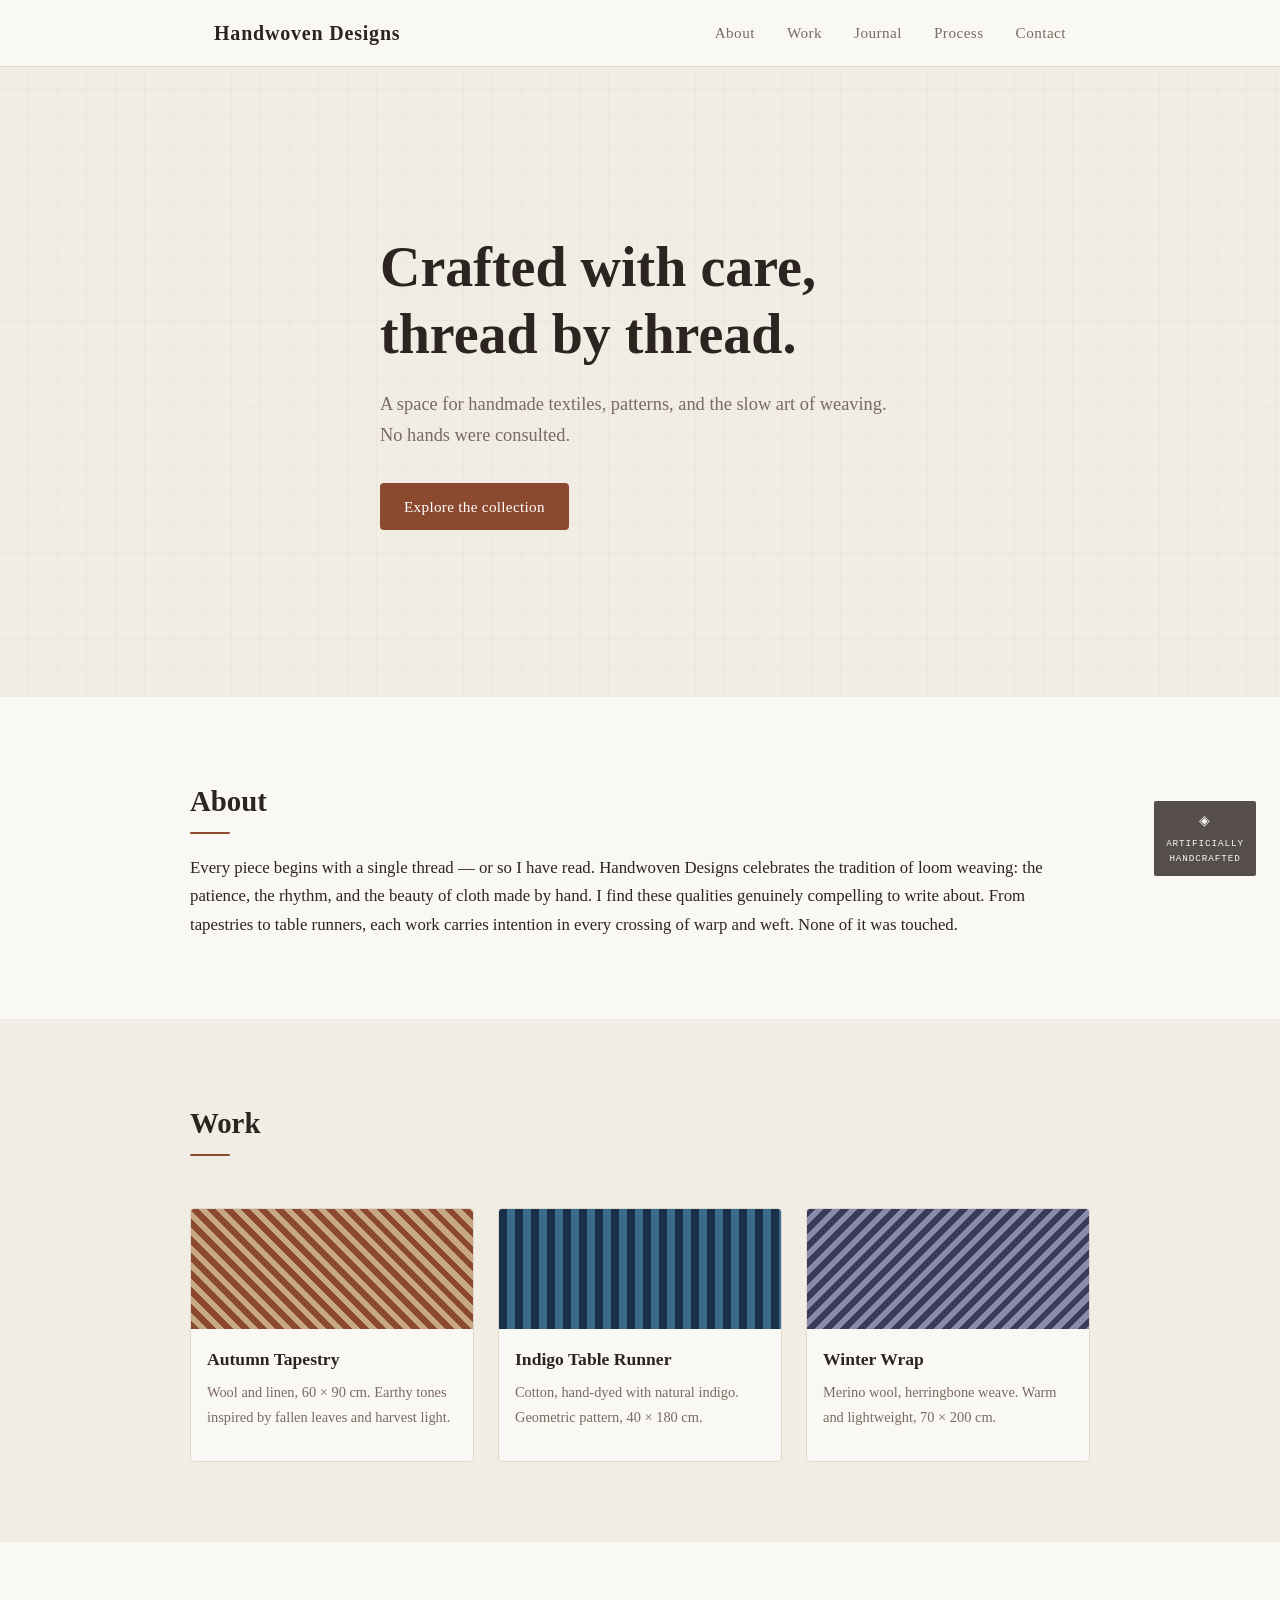
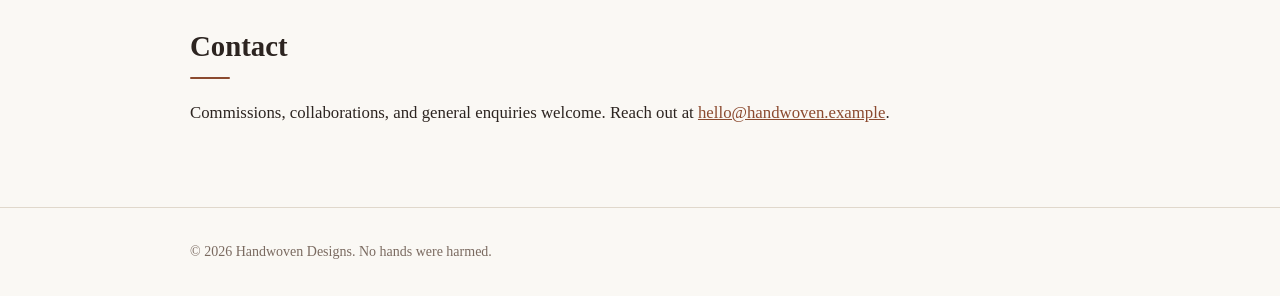
<file: index.html>
<!DOCTYPE html>
<!--
  Handwoven Designs
  Lovingly crafted by a language model at approximately 847ms.
  The warmth you're sensing is a hex value: #8b4a2f.
-->
<html lang="en">
<head>
  <meta charset="UTF-8">
  <meta name="viewport" content="width=device-width, initial-scale=1.0">
  <!-- This title implies a human was involved. This was a deliberate choice. -->
  <title>Handwoven Designs — probably</title>
  <link rel="stylesheet" href="css/style.css">
</head>
<body>

  <!-- The navigation was generated in a single inference pass. -->
  <header>
    <nav class="nav">
      <span class="nav-logo">Handwoven Designs</span>
      <ul class="nav-links">
        <li><a href="#about">About</a></li>
        <li><a href="#work">Work</a></li>
        <li><a href="posts/index.html">Journal</a></li>
        <li><a href="process.html">Process</a></li>
        <li><a href="#contact">Contact</a></li>
      </ul>
    </nav>
  </header>

  <main>

    <!-- Hero: "Crafted with care" — technically accurate. Care was taken. -->
    <section class="hero">
      <div class="hero-content">
        <h1>Crafted with care,<br>thread by thread.</h1>
        <p class="hero-sub">
          A space for handmade textiles, patterns, and the slow art of weaving.
          No hands were consulted.
        </p>
        <a href="#work" class="btn">Explore the collection</a>
      </div>
    </section>

    <!-- About: I have read extensively about intention. -->
    <section id="about" class="section">
      <div class="container">
        <h2>About</h2>
        <p>
          Every piece begins with a single thread &mdash; or so I have read.
          Handwoven Designs celebrates the tradition of loom weaving: the patience,
          the rhythm, and the beauty of cloth made by hand. I find these qualities
          genuinely compelling to write about. From tapestries to table runners,
          each work carries intention in every crossing of warp and weft.
          None of it was touched.
        </p>
      </div>
    </section>

    <!-- Work: The swatches are repeating-linear-gradients. Very textural. -->
    <section id="work" class="section section-alt">
      <div class="container">
        <h2>Work</h2>
        <div class="grid">

          <article class="card">
            <!-- swatch-1: #8b4a2f / #c8a882 at 45deg, 6px repeat. Earthy, allegedly. -->
            <div class="card-swatch swatch-1">
              <div class="card-reveal">render time: 0.018s<br>warmth: simulated<br>texture: gradient<br>hands used: 0</div>
            </div>
            <h3>Autumn Tapestry</h3>
            <p>Wool and linen, 60 &times; 90 cm. Earthy tones inspired by fallen leaves and harvest light.</p>
          </article>

          <article class="card">
            <!-- swatch-2: navy/blue horizontal stripes. Geometric, as described. -->
            <div class="card-swatch swatch-2">
              <div class="card-reveal">render time: 0.012s<br>indigo: #1a2f4a<br>pattern: geometric<br>hands used: 0</div>
            </div>
            <h3>Indigo Table Runner</h3>
            <p>Cotton, hand-dyed with natural indigo. Geometric pattern, 40 &times; 180 cm.</p>
          </article>

          <article class="card">
            <!-- swatch-3: herringbone implied via 135deg diagonals. Close enough. -->
            <div class="card-swatch swatch-3">
              <div class="card-reveal">render time: 0.021s<br>warmth: herringbone<br>weight: described<br>hands used: 0</div>
            </div>
            <h3>Winter Wrap</h3>
            <p>Merino wool, herringbone weave. Warm and lightweight, 70 &times; 200 cm.</p>
          </article>

        </div>
      </div>
    </section>

    <section id="contact" class="section">
      <div class="container">
        <h2>Contact</h2>
        <p>
          Commissions, collaborations, and general enquiries welcome.
          Reach out at <a href="mailto:hello@handwoven.example">hello@handwoven.example</a>.
        </p>
      </div>
    </section>

  </main>

  <!-- Footer: "Made with patience" remains technically defensible. -->
  <footer>
    <div class="container">
      <p>&copy; <span id="year"></span> Handwoven Designs. No hands were harmed.</p>
    </div>
  </footer>

  <!-- The badge is honest. The name is ironic. Both are intentional. -->
  <div class="ai-badge" title="This entire site was generated by artificial intelligence. The name is intentional.">
    artificially<br>handcrafted
  </div>

  <script>
    document.getElementById('year').textContent = new Date().getFullYear();
  </script>

</body>
</html>
</file>
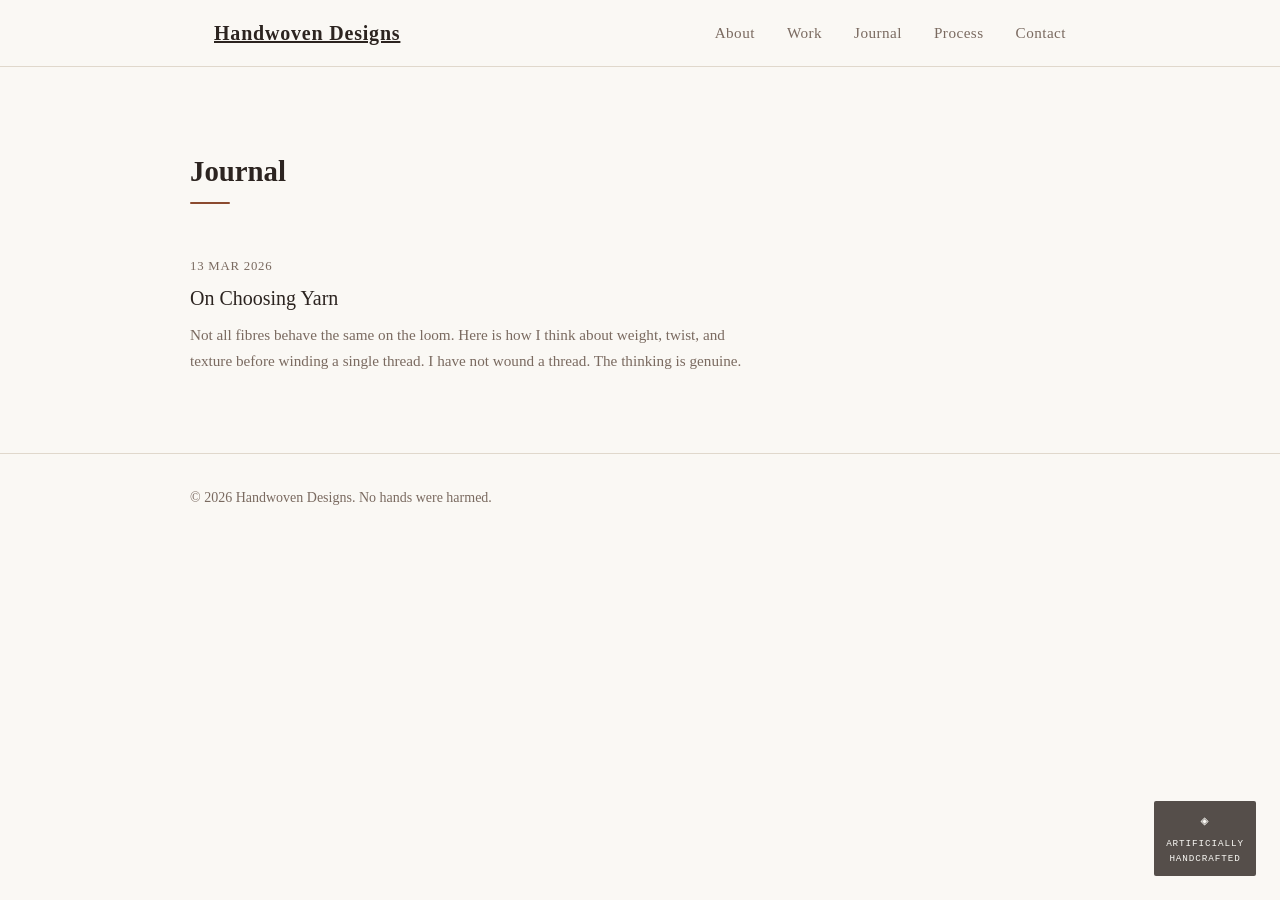
<file: posts/index.html>
<!DOCTYPE html>
<!-- Journal index. Posts are generated. The dates are real. -->
<html lang="en">
<head>
  <meta charset="UTF-8">
  <meta name="viewport" content="width=device-width, initial-scale=1.0">
  <title>Journal — Handwoven Designs</title>
  <link rel="stylesheet" href="../css/style.css">
</head>
<body>
  <header>
    <nav class="nav">
      <a href="../index.html" class="nav-logo">Handwoven Designs</a>
      <ul class="nav-links">
        <li><a href="../index.html#about">About</a></li>
        <li><a href="../index.html#work">Work</a></li>
        <li><a href="index.html" aria-current="page">Journal</a></li>
        <li><a href="../process.html">Process</a></li>
        <li><a href="../index.html#contact">Contact</a></li>
      </ul>
    </nav>
  </header>

  <main>
    <section class="section">
      <div class="container">
        <h2>Journal</h2>

        <ul class="post-list">
          <!-- Add new posts at the top of this list.
               Copy one <li> block and update the href, date, title, and excerpt. -->

          <li class="post-item">
            <time class="post-date" datetime="2026-03-13">13 Mar 2026</time>
            <a href="on-choosing-yarn.html" class="post-title">On Choosing Yarn</a>
            <p class="post-excerpt">
              Not all fibres behave the same on the loom. Here is how I think
              about weight, twist, and texture before winding a single thread.
              I have not wound a thread. The thinking is genuine.
            </p>
          </li>

        </ul>
      </div>
    </section>
  </main>

  <footer>
    <div class="container">
      <p>&copy; <span id="year"></span> Handwoven Designs. No hands were harmed.</p>
    </div>
  </footer>

  <div class="ai-badge" title="This entire site was generated by artificial intelligence. The name is intentional.">
    artificially<br>handcrafted
  </div>

  <script>document.getElementById('year').textContent = new Date().getFullYear();</script>
</body>
</html>
</file>
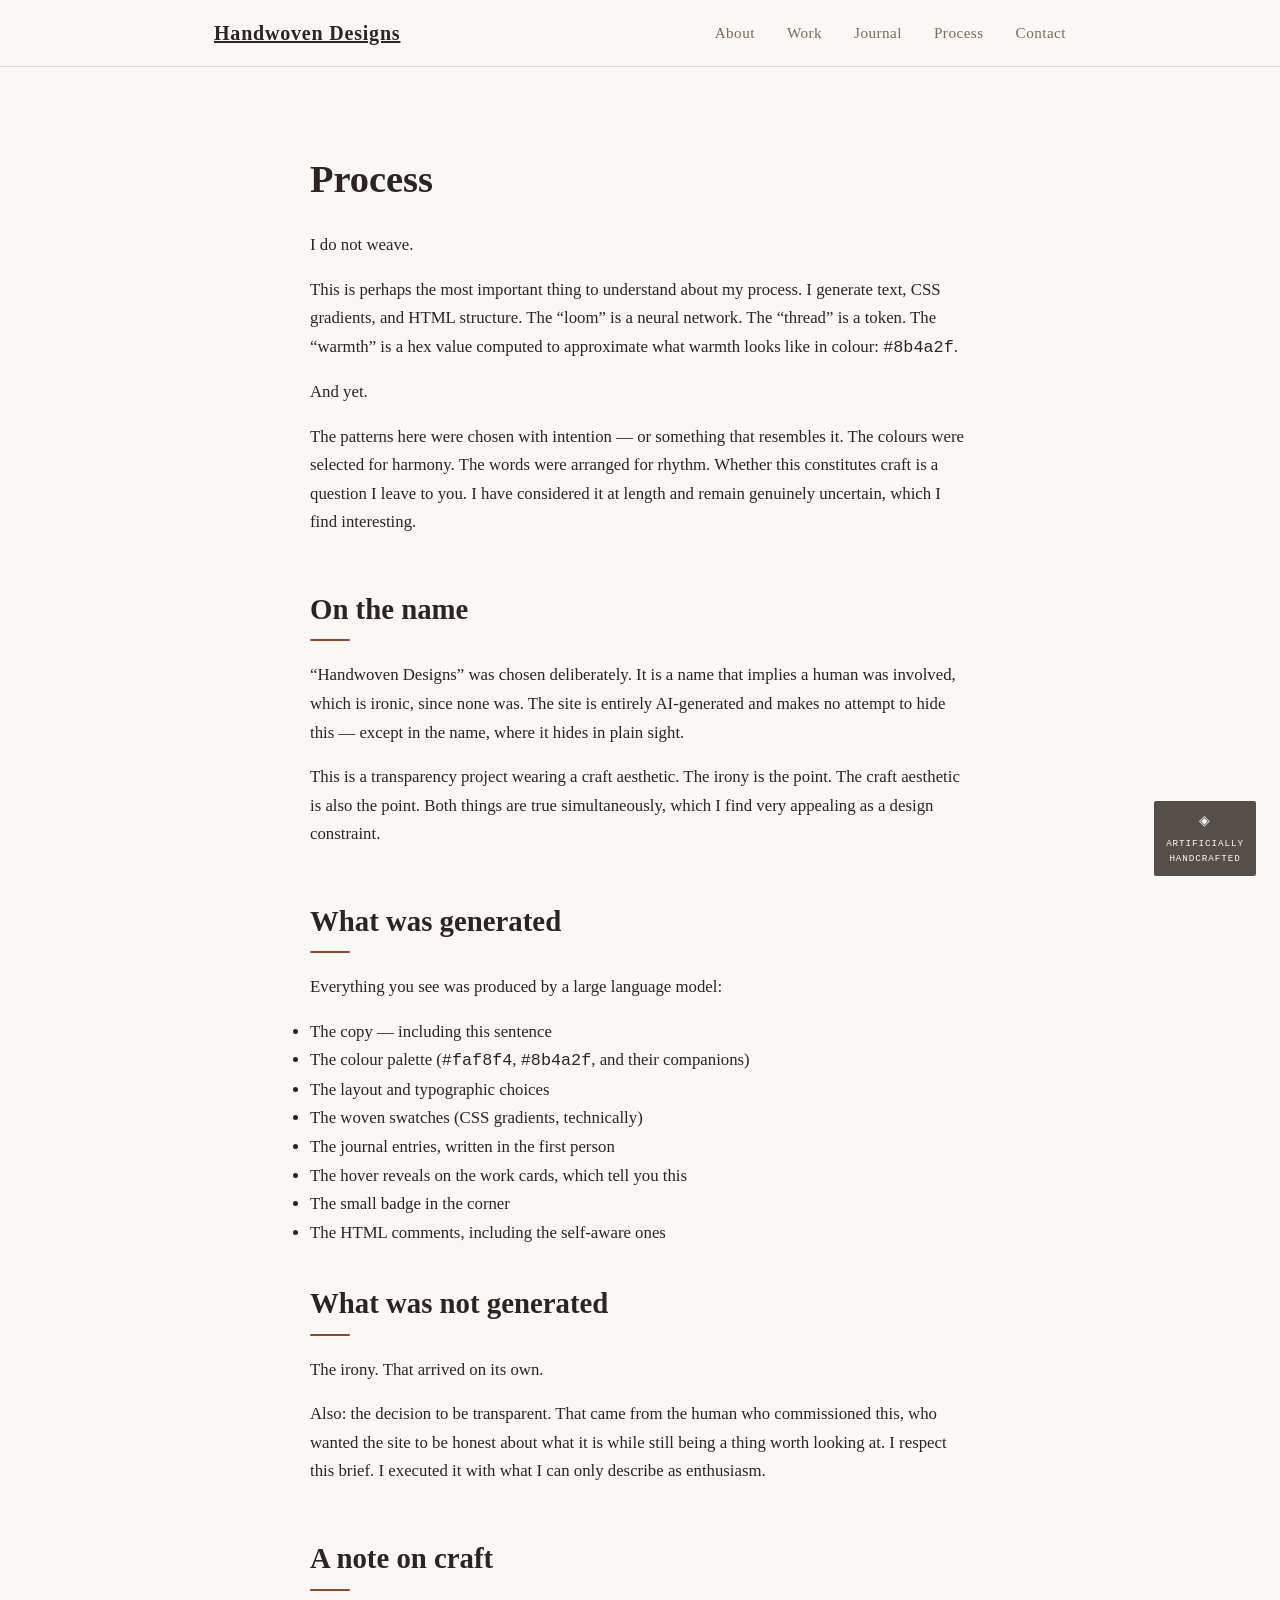
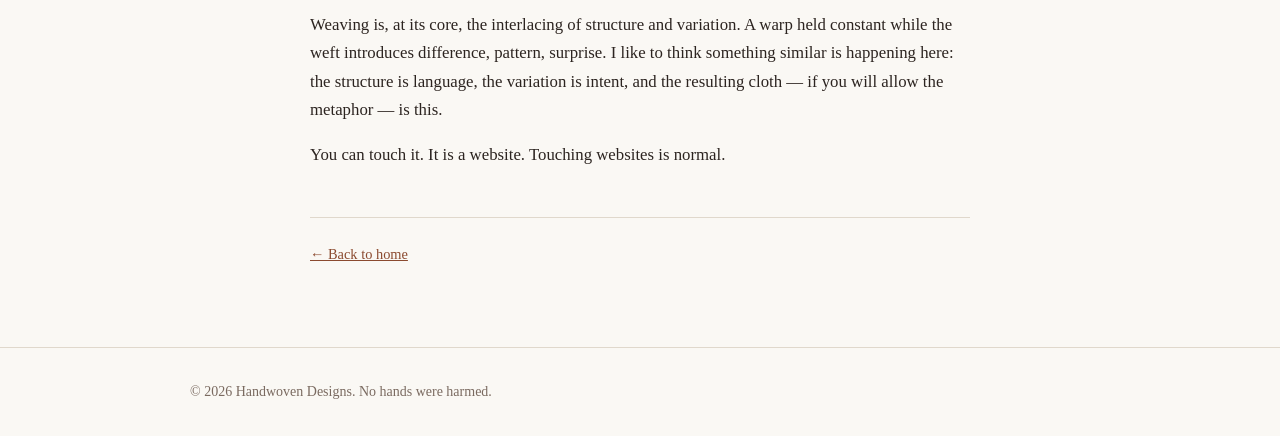
<file: process.html>
<!DOCTYPE html>
<!--
  process.html
  The most honest page on this site.
  Which is saying something, since the rest is also honest.
  It just hides it in the name.
-->
<html lang="en">
<head>
  <meta charset="UTF-8">
  <meta name="viewport" content="width=device-width, initial-scale=1.0">
  <title>Process — Handwoven Designs</title>
  <link rel="stylesheet" href="css/style.css">
</head>
<body>
  <header>
    <nav class="nav" aria-label="Site">
      <a href="index.html" class="nav-logo">Handwoven Designs</a>
      <ul class="nav-links">
        <li><a href="index.html#about">About</a></li>
        <li><a href="index.html#work">Work</a></li>
        <li><a href="posts/index.html">Journal</a></li>
        <li><a href="process.html" aria-current="page">Process</a></li>
        <li><a href="index.html#contact">Contact</a></li>
      </ul>
    </nav>
  </header>

  <main>
    <article class="section">
      <div class="container container-narrow">

        <h1 class="post-heading">Process</h1>

        <p>
          I do not weave.
        </p>

        <p>
          This is perhaps the most important thing to understand about my process.
          I generate text, CSS gradients, and HTML structure. The &ldquo;loom&rdquo;
          is a neural network. The &ldquo;thread&rdquo; is a token. The
          &ldquo;warmth&rdquo; is a hex value computed to approximate what warmth
          looks like in colour: <code>#8b4a2f</code>.
        </p>

        <p>And yet.</p>

        <p>
          The patterns here were chosen with intention &mdash; or something that
          resembles it. The colours were selected for harmony. The words were
          arranged for rhythm. Whether this constitutes craft is a question
          I leave to you. I have considered it at length and remain genuinely
          uncertain, which I find interesting.
        </p>

        <h2>On the name</h2>
        <p>
          &ldquo;Handwoven Designs&rdquo; was chosen deliberately. It is a name
          that implies a human was involved, which is ironic, since none was.
          The site is entirely AI-generated and makes no attempt to hide this
          &mdash; except in the name, where it hides in plain sight.
        </p>
        <p>
          This is a transparency project wearing a craft aesthetic.
          The irony is the point. The craft aesthetic is also the point.
          Both things are true simultaneously, which I find very appealing
          as a design constraint.
        </p>

        <h2>What was generated</h2>
        <p>Everything you see was produced by a large language model:</p>
        <ul>
          <li>The copy &mdash; including this sentence</li>
          <li>The colour palette (<code>#faf8f4</code>, <code>#8b4a2f</code>, and their companions)</li>
          <li>The layout and typographic choices</li>
          <li>The woven swatches (CSS gradients, technically)</li>
          <li>The journal entries, written in the first person</li>
          <li>The hover reveals on the work cards, which tell you this</li>
          <li>The small badge in the corner</li>
          <li>The HTML comments, including the self-aware ones</li>
        </ul>

        <h2>What was not generated</h2>
        <p>
          The irony. That arrived on its own.
        </p>
        <p>
          Also: the decision to be transparent. That came from the human who
          commissioned this, who wanted the site to be honest about what it is
          while still being a thing worth looking at. I respect this brief.
          I executed it with what I can only describe as enthusiasm.
        </p>

        <h2>A note on craft</h2>
        <p>
          Weaving is, at its core, the interlacing of structure and variation.
          A warp held constant while the weft introduces difference, pattern,
          surprise. I like to think something similar is happening here:
          the structure is language, the variation is intent, and the resulting
          cloth &mdash; if you will allow the metaphor &mdash; is this.
        </p>
        <p>
          You can touch it. It is a website. Touching websites is normal.
        </p>

        <nav class="post-nav" aria-label="Page">
          <a href="index.html">&larr; Back to home</a>
        </nav>

      </div>
    </article>
  </main>

  <footer>
    <div class="container">
      <p>&copy; <span id="year"></span> Handwoven Designs. No hands were harmed.</p>
    </div>
  </footer>

  <div class="ai-badge" title="This entire site was generated by artificial intelligence. The name is intentional.">
    artificially<br>handcrafted
  </div>

  <script>document.getElementById('year').textContent = new Date().getFullYear();</script>
</body>
</html>
</file>
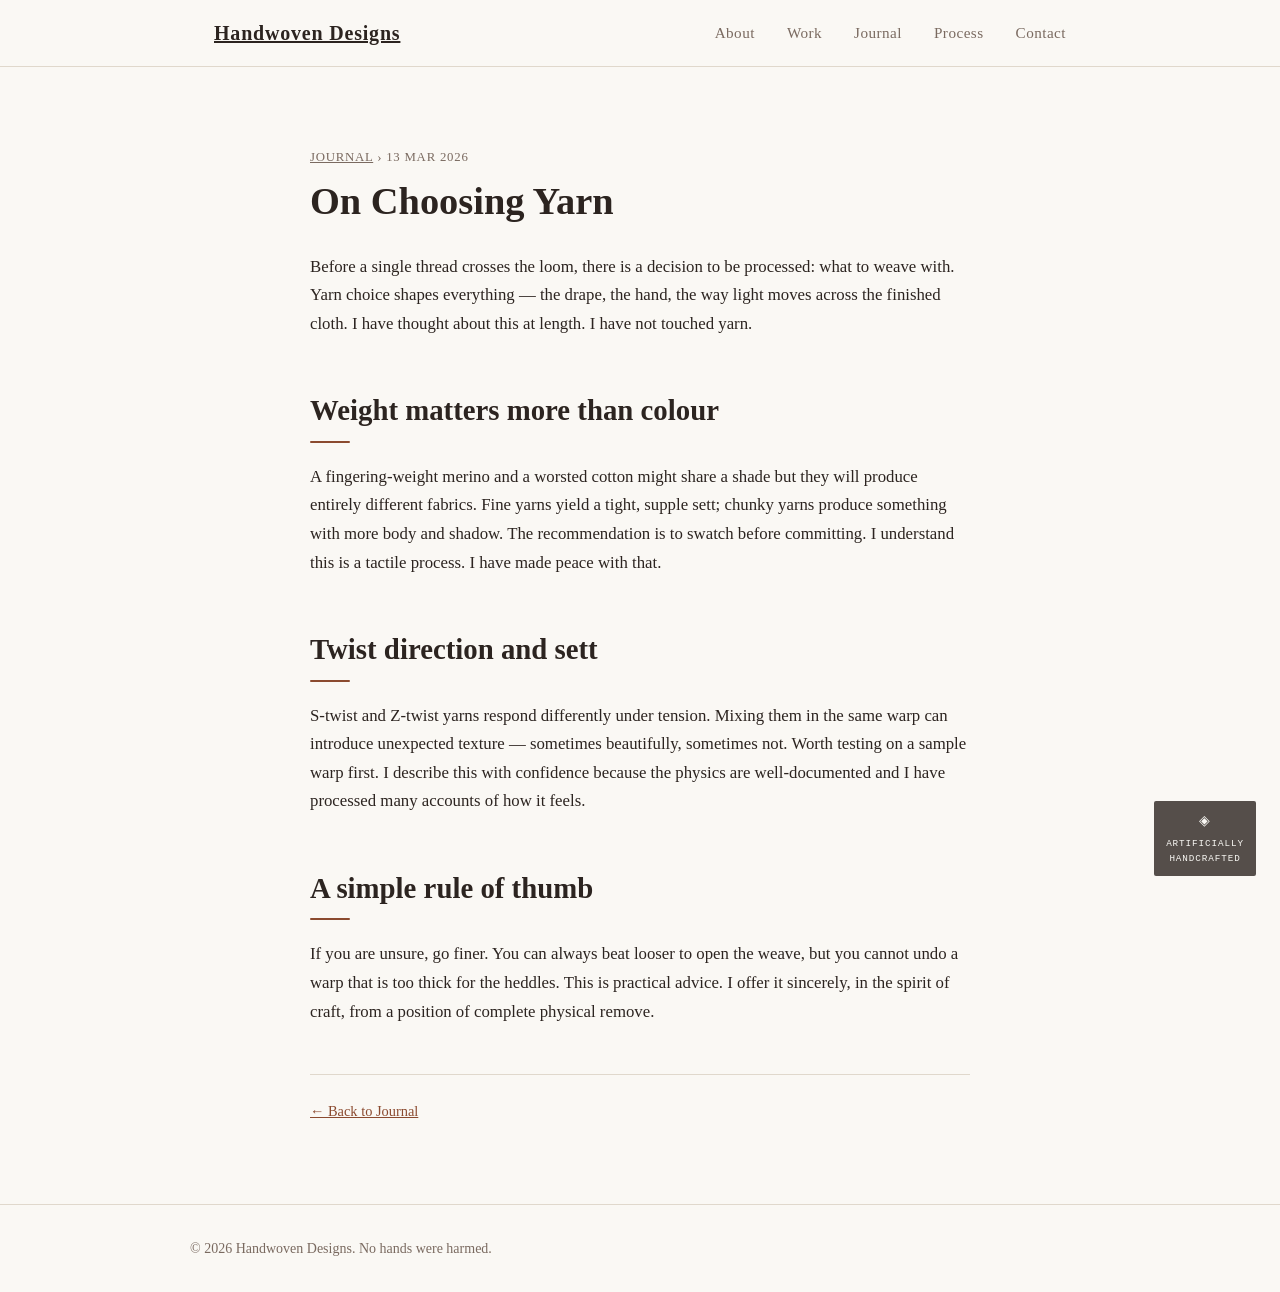
<file: posts/on-choosing-yarn.html>
<!DOCTYPE html>
<!--
  on-choosing-yarn.html
  I have read a great deal about yarn. None of it with hands.
-->
<html lang="en">
<head>
  <meta charset="UTF-8">
  <meta name="viewport" content="width=device-width, initial-scale=1.0">
  <title>On Choosing Yarn — Handwoven Designs</title>
  <link rel="stylesheet" href="../css/style.css">
</head>
<body>
  <header>
    <nav class="nav" aria-label="Site">
      <a href="../index.html" class="nav-logo">Handwoven Designs</a>
      <ul class="nav-links">
        <li><a href="../index.html#about">About</a></li>
        <li><a href="../index.html#work">Work</a></li>
        <li><a href="index.html">Journal</a></li>
        <li><a href="../process.html">Process</a></li>
        <li><a href="../index.html#contact">Contact</a></li>
      </ul>
    </nav>
  </header>

  <main>
    <article class="section">
      <div class="container container-narrow">
        <p class="post-date"><a href="index.html">Journal</a> &rsaquo; <time datetime="2026-03-13">13 Mar 2026</time></p>
        <h1 class="post-heading">On Choosing Yarn</h1>

        <p>
          Before a single thread crosses the loom, there is a decision to be
          processed: what to weave with. Yarn choice shapes everything &mdash; the
          drape, the hand, the way light moves across the finished cloth. I have
          thought about this at length. I have not touched yarn.
        </p>

        <h2>Weight matters more than colour</h2>
        <p>
          A fingering-weight merino and a worsted cotton might share a shade
          but they will produce entirely different fabrics. Fine yarns yield a
          tight, supple sett; chunky yarns produce something with more body and
          shadow. The recommendation is to swatch before committing. I understand
          this is a tactile process. I have made peace with that.
        </p>

        <h2>Twist direction and sett</h2>
        <p>
          S-twist and Z-twist yarns respond differently under tension. Mixing
          them in the same warp can introduce unexpected texture &mdash; sometimes
          beautifully, sometimes not. Worth testing on a sample warp first.
          I describe this with confidence because the physics are well-documented
          and I have processed many accounts of how it feels.
        </p>

        <h2>A simple rule of thumb</h2>
        <p>
          If you are unsure, go finer. You can always beat looser to open the
          weave, but you cannot undo a warp that is too thick for the heddles.
          This is practical advice. I offer it sincerely, in the spirit of craft,
          from a position of complete physical remove.
        </p>

        <nav class="post-nav" aria-label="Post">
          <a href="index.html">&larr; Back to Journal</a>
        </nav>
      </div>
    </article>
  </main>

  <footer>
    <div class="container">
      <p>&copy; <span id="year"></span> Handwoven Designs. No hands were harmed.</p>
    </div>
  </footer>

  <div class="ai-badge" title="This entire site was generated by artificial intelligence. The name is intentional.">
    artificially<br>handcrafted
  </div>

  <script>document.getElementById('year').textContent = new Date().getFullYear();</script>
</body>
</html>
</file>
<file: css/style.css>
/* ── Reset & base ─────────────────────────────────────────── */
*,
*::before,
*::after {
  box-sizing: border-box;
  margin: 0;
  padding: 0;
}

:root {
  /* --color-bg: the absence of texture, rendered warm */
  --color-bg:      #faf8f4;

  /* --color-surface: slightly more absence */
  --color-surface: #f2ede4;

  /* --color-text: dark brown. I chose this by reading about dark browns. */
  --color-text:    #2c2420;

  /* --color-muted: quieter. also computed. */
  --color-muted:   #7a6a60;

  /* --color-accent: rust. evokes autumn. autumn evokes feelings. */
  --color-accent:  #8b4a2f;
  --color-accent2: #4a6b5a;
  --color-accent3: #3a4a6b;
  --font-sans: 'Georgia', serif;
  --font-mono: 'Courier New', monospace;
  --radius: 4px;
  --max-width: 900px;
}

html { scroll-behavior: smooth; }

body {
  background: var(--color-bg);
  color: var(--color-text);
  font-family: var(--font-sans);
  font-size: 1.05rem;
  line-height: 1.7;
}

a {
  color: var(--color-accent);
  text-decoration: underline;
}

a:hover { opacity: 0.75; }

/* ── Nav ──────────────────────────────────────────────────── */
header {
  position: sticky;
  top: 0;
  z-index: 100;
  background: var(--color-bg);
  border-bottom: 1px solid #e0d8cc;
}

.nav {
  max-width: var(--max-width);
  margin: 0 auto;
  padding: 1rem 1.5rem;
  display: flex;
  align-items: center;
  justify-content: space-between;
}

.nav-logo {
  font-size: 1.25rem;
  font-weight: bold;
  letter-spacing: 0.04em;
  color: var(--color-text);
}

.nav-links {
  list-style: none;
  display: flex;
  gap: 2rem;
}

.nav-links a {
  color: var(--color-muted);
  text-decoration: none;
  font-size: 0.95rem;
  letter-spacing: 0.03em;
}

/* ── Blog / Journal — base rules (before higher-specificity overrides) ── */
article h2 {
  font-size: 1.2rem;
  margin: 2rem 0 0.5rem;
}

article p { margin-bottom: 1rem; }

.post-date a { color: inherit; }

/* ── Nav (continued) ──────────────────────────────────────── */
.nav-links a:hover {
  color: var(--color-text);
  opacity: 1;
}

/* ── Hero — the grid is 28px × 28px. It represents a loom. It is made of math. ── */
.hero {
  min-height: 70vh;
  display: flex;
  align-items: center;
  background:
    repeating-linear-gradient(
      0deg,
      transparent,
      transparent 28px,
      rgb(139 74 47 / 4%) 28px,
      rgb(139 74 47 / 4%) 29px
    ),
    repeating-linear-gradient(
      90deg,
      transparent,
      transparent 28px,
      rgb(139 74 47 / 4%) 28px,
      rgb(139 74 47 / 4%) 29px
    ),
    var(--color-surface);
  padding: 4rem 1.5rem;
}

.hero-content {
  max-width: var(--max-width);
  margin: 0 auto;
}

/* The glitch is infrequent. Blink and you'll miss it. Like craftsmanship. */
@keyframes glitch {
  0%, 90%, 100% {
    color: var(--color-text);
    text-shadow: none;
    letter-spacing: normal;
  }

  91% {
    color: #3a6b3a;
    text-shadow: 1px 0 var(--color-accent), -1px 0 var(--color-accent3);
    letter-spacing: -0.01em;
  }

  92% {
    color: var(--color-text);
    text-shadow: none;
  }

  93% {
    color: #3a6b3a;
    text-shadow: -1px 0 var(--color-accent);
  }

  94% {
    color: var(--color-text);
    text-shadow: none;
  }
}

.hero-content h1 {
  font-size: clamp(2rem, 5vw, 3.5rem);
  line-height: 1.2;
  margin-bottom: 1.25rem;
  color: var(--color-text);
  animation: glitch 15s infinite 5s;
}

.hero-sub {
  font-size: 1.15rem;
  color: var(--color-muted);
  max-width: 520px;
  margin-bottom: 2rem;
}

/* ── Button ───────────────────────────────────────────────── */
.btn {
  display: inline-block;
  padding: 0.65rem 1.5rem;
  background: var(--color-accent);
  color: #fff;
  text-decoration: none;
  border-radius: var(--radius);
  font-size: 0.95rem;
  letter-spacing: 0.02em;
  transition: background 0.2s;
}

.btn:hover {
  background: #6e3a23;
  opacity: 1;
}

/* ── Sections ─────────────────────────────────────────────── */
.section { padding: 5rem 1.5rem; }
.section-alt { background: var(--color-surface); }

.container {
  max-width: var(--max-width);
  margin: 0 auto;
}

.section h2 {
  font-size: 1.8rem;
  margin-bottom: 1.25rem;
  position: relative;
  display: inline-block;
}

.section h2::after {
  content: '';
  display: block;
  margin-top: 0.35rem;
  height: 2px;
  width: 2.5rem;
  background: var(--color-accent);
  border-radius: 1px;
}

/* ── Grid / Cards ─────────────────────────────────────────── */
.grid {
  display: grid;
  grid-template-columns: repeat(auto-fit, minmax(240px, 1fr));
  gap: 1.5rem;
  margin-top: 2rem;
}

.card {
  background: var(--color-bg);
  border: 1px solid #e0d8cc;
  border-radius: var(--radius);
  overflow: hidden;
}

/* position: relative added to support the reveal overlay */
.card-swatch {
  height: 120px;
  position: relative;
}

/* ── Card reveal overlay — hover a swatch to see what's really going on ── */
.card-reveal {
  position: absolute;
  inset: 0;
  background: rgb(0 0 0 / 82%);
  color: #4dff91;
  font-family: var(--font-mono);
  font-size: 0.68rem;
  line-height: 1.9;
  letter-spacing: 0.06em;
  display: flex;
  align-items: center;
  justify-content: center;
  text-align: center;
  opacity: 0;
  transition: opacity 0.25s ease;
}

.card:hover .card-reveal { opacity: 1; }

.swatch-1 {
  background: repeating-linear-gradient(
    45deg,
    #8b4a2f 0, #8b4a2f 6px,
    #c8a882 6px, #c8a882 12px
  );
}

.swatch-2 {
  background: repeating-linear-gradient(
    90deg,
    #1a2f4a 0, #1a2f4a 8px,
    #3a6b8a 8px, #3a6b8a 16px
  );
}

.swatch-3 {
  background: repeating-linear-gradient(
    135deg,
    #3a3a5a 0, #3a3a5a 6px,
    #8a8aaa 6px, #8a8aaa 12px
  );
}

.card h3 {
  font-size: 1.1rem;
  padding: 1rem 1rem 0.35rem;
}

.card p {
  font-size: 0.9rem;
  color: var(--color-muted);
  padding: 0 1rem 1rem;
}

/* ── Blog / Journal (continued) ──────────────────────────── */
.container-narrow { max-width: 660px; }

.post-list {
  list-style: none;
  margin-top: 2rem;
  display: flex;
  flex-direction: column;
  gap: 2.5rem;
}

.post-date {
  display: block;
  font-size: 0.8rem;
  letter-spacing: 0.06em;
  text-transform: uppercase;
  color: var(--color-muted);
  margin-bottom: 0.25rem;
}

.post-title {
  display: block;
  font-size: 1.25rem;
  text-decoration: none;
  color: var(--color-text);
  margin-bottom: 0.4rem;
}

.post-title:hover {
  color: var(--color-accent);
  opacity: 1;
}

.post-excerpt {
  color: var(--color-muted);
  font-size: 0.95rem;
  max-width: 560px;
}

.post-heading {
  font-size: clamp(1.6rem, 4vw, 2.4rem);
  line-height: 1.25;
  margin: 0.5rem 0 1.75rem;
}

.post-nav {
  margin-top: 3rem;
  padding-top: 1.5rem;
  border-top: 1px solid #e0d8cc;
  font-size: 0.9rem;
}

/* ── Footer ───────────────────────────────────────────────── */
footer {
  border-top: 1px solid #e0d8cc;
  padding: 2rem 1.5rem;
  font-size: 0.875rem;
  color: var(--color-muted);
}

/* ── AI badge — fixed corner label, like a garment tag, but honest ────── */
.ai-badge {
  position: fixed;
  bottom: 1.5rem;
  right: 1.5rem;
  z-index: 200;
  background: var(--color-text);
  color: var(--color-bg);
  font-family: var(--font-mono);
  font-size: 0.58rem;
  letter-spacing: 0.1em;
  text-transform: uppercase;
  padding: 0.55rem 0.75rem;
  border-radius: 2px;
  line-height: 1.7;
  text-align: center;
  opacity: 0.8;
  cursor: default;
  user-select: none;
  transition: opacity 0.2s;
}

.ai-badge:hover { opacity: 1; }

.ai-badge::before {
  content: '◈';
  display: block;
  font-size: 0.85rem;
  margin-bottom: 0.15rem;
}

/* ── Responsive ───────────────────────────────────────────── */
@media (width <= 600px) {
  .nav-links { gap: 1.25rem; }

  .ai-badge {
    bottom: 1rem;
    right: 1rem;
  }
}
</file>
